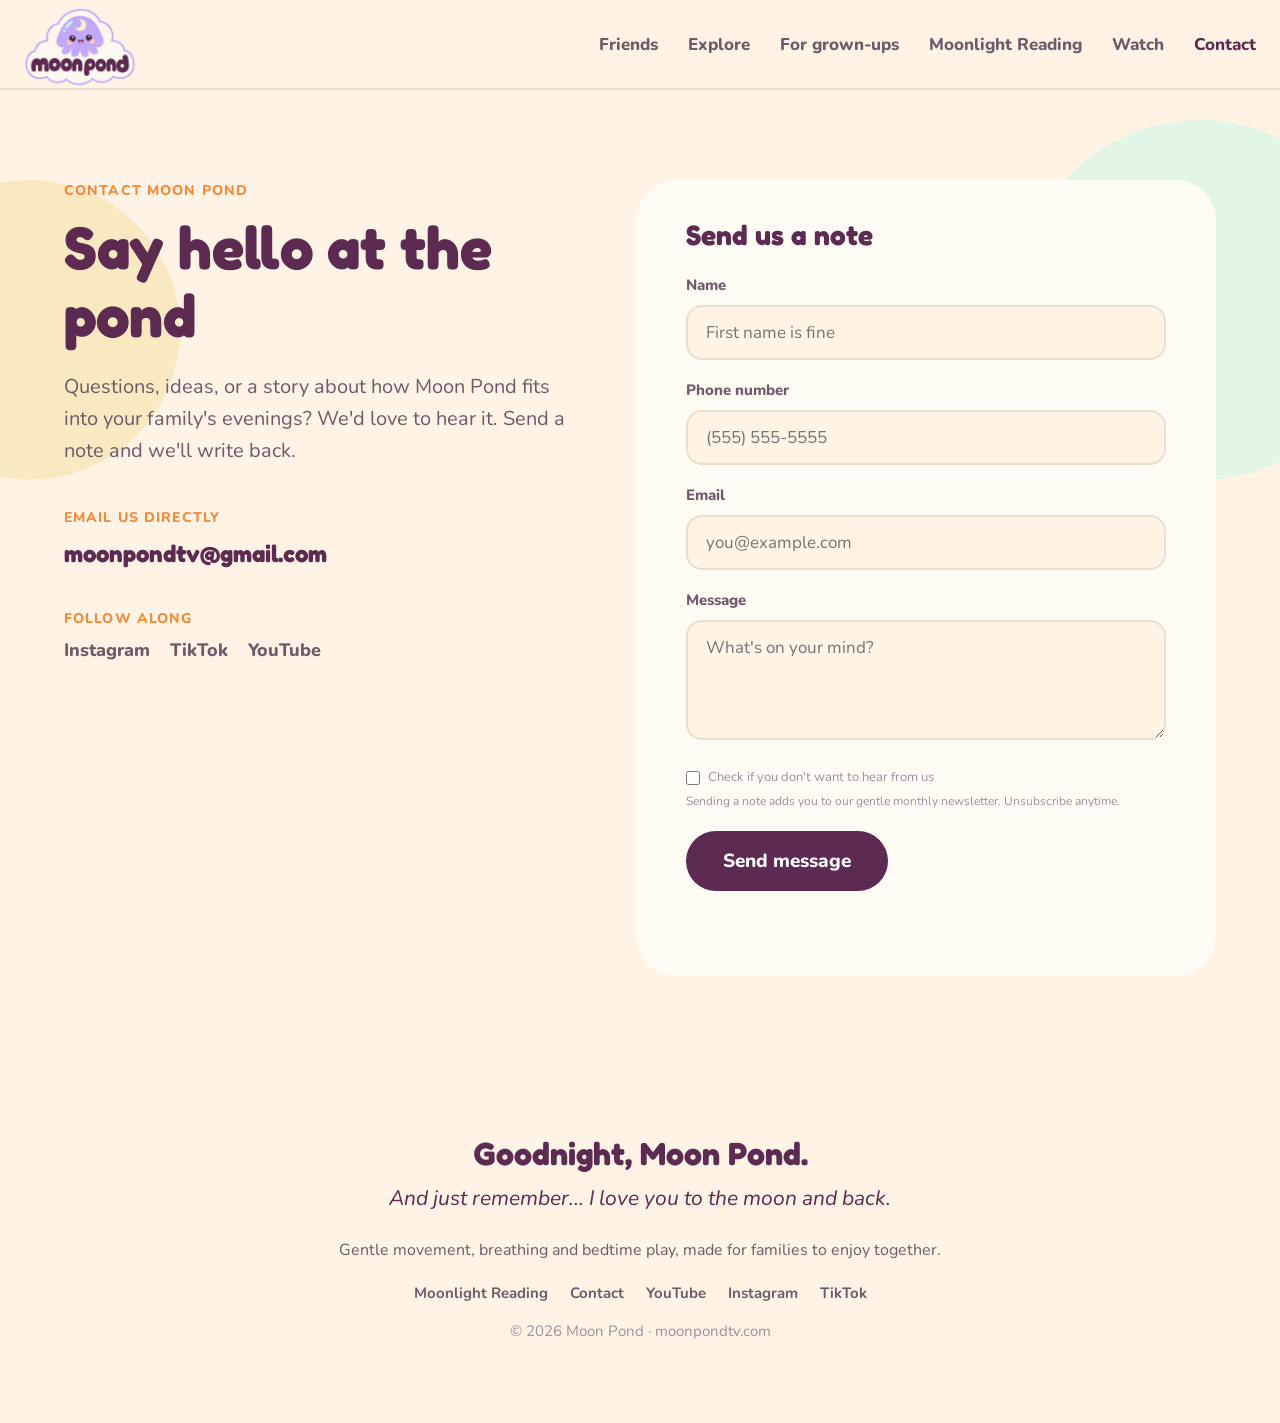
<file: contact/index.html>
<!doctype html>
<html lang="en">
<head>
<meta charset="utf-8">
<meta name="viewport" content="width=device-width, initial-scale=1">
<title>Contact Moon Pond</title>
<meta name="description" content="Say hello at the pond, or join the Moon Pond newsletter.">
<meta property="og:title" content="Contact Moon Pond">
<meta property="og:description" content="Say hello at the pond, or join the Moon Pond newsletter.">
<meta property="og:image" content="https://moonpondtv.com/img/logo.webp">
<meta property="og:url" content="https://moonpondtv.com/contact/">
<meta name="theme-color" content="#FEF3E4">
<link rel="icon" type="image/png" href="/img/luma.webp">
<link rel="preconnect" href="https://fonts.googleapis.com"><link rel="preconnect" href="https://fonts.gstatic.com" crossorigin><link href="https://fonts.googleapis.com/css2?family=Fredoka:wght@500;600;700&family=Nunito:wght@400;600;700;800&display=swap" rel="stylesheet">
<link rel="stylesheet" href="/styles.css">
</head>
<body>
<header class="nav"><div class="wrap">
<a class="logo" href="/" aria-label="Moon Pond home"><img src="/img/logo.webp" alt="Moon Pond" width="112" height="112"></a>
<button class="nav-toggle" aria-label="Menu" aria-expanded="false" onclick="const u=document.getElementById('menu');u.classList.toggle('open');this.setAttribute('aria-expanded',u.classList.contains('open'))"><svg viewBox="0 0 24 24" fill="none" stroke="currentColor" stroke-width="2.4" stroke-linecap="round"><path d="M4 7h16M4 12h16M4 17h16"/></svg></button>
<ul id="menu"><li><a href="/#friends">Friends</a></li><li><a href="/#moon-pond-kids">Explore</a></li><li><a href="/#for-grown-ups">For grown-ups</a></li><li><a href="/moonlight-reading/">Moonlight Reading</a></li><li><a href="/#watch">Watch</a></li><li><a href="/contact/" aria-current="page">Contact</a></li></ul>
</div></header>
<main>
<section class="contact-top" style="position:relative;overflow:hidden">
  <span class="blob" style="width:300px;height:300px;left:-120px;top:90px;background:#F8E3A8;opacity:.6"></span>
  <span class="blob" style="width:360px;height:360px;right:-100px;top:30px;background:#AEF6EA;opacity:.35"></span>
  <div class="wrap" style="position:relative">
    <div>
      <span class="eyebrow">Contact Moon Pond</span>
      <h1>Say hello at the pond</h1>
      <p class="intro">Questions, ideas, or a story about how Moon Pond fits into your family's evenings? We'd love to hear it. Send a note and we'll write back.</p>
      <span class="label">EMAIL US DIRECTLY</span>
      <a class="email-link" href="mailto:moonpondtv@gmail.com">moonpondtv@gmail.com</a>
      <span class="label">FOLLOW ALONG</span>
      <div class="social"><a href="https://www.instagram.com/moonpondtv" target="_blank" rel="noopener">Instagram</a><a href="https://www.tiktok.com/@moonpondtv" target="_blank" rel="noopener">TikTok</a><a href="https://www.youtube.com/@MoonPondKids" target="_blank" rel="noopener">YouTube</a></div>
    </div>
    <form class="form-card" id="contact-form">
      <h2>Send us a note</h2>
      <div class="field"><label for="c-name">Name</label><input id="c-name" name="name" autocomplete="name" placeholder="First name is fine" required></div>
      <div class="field"><label for="c-phone">Phone number</label><input id="c-phone" name="phone" type="tel" autocomplete="tel" placeholder="(555) 555-5555"></div>
      <div class="field"><label for="c-email">Email</label><input id="c-email" name="email" type="email" autocomplete="email" placeholder="you@example.com" required></div>
      <div class="field"><label for="c-msg">Message</label><textarea id="c-msg" name="message" placeholder="What's on your mind?" required></textarea></div>
      <label class="optout"><input type="checkbox" name="no_newsletter" value="yes"> Check if you don't want to hear from us</label>
      <p class="fine">Sending a note adds you to our gentle monthly newsletter. Unsubscribe anytime.</p>
      <button class="btn btn-plum" type="submit">Send message</button>
      <p class="form-msg" role="status"></p>
    </form>
  </div>
</section>



<script>
/* ---- Form settings ----
   CONTACT_ENDPOINT: paste your Formspree form URL (https://formspree.io/f/xxxxxx) to send notes straight to your inbox.
   Every note includes newsletter = yes/no (yes unless the visitor ticked the opt-out box).
   Until an endpoint is set, the form opens the visitor's email app addressed to Moon Pond. */
const CONTACT_ENDPOINT = "https://formspree.io/f/xyezlknl";
const INBOX = "moonpondtv@gmail.com";
document.getElementById("contact-form").addEventListener("submit", async e=>{
  e.preventDefault(); const f=e.target, msg=f.querySelector(".form-msg"), d=new FormData(f);
  const newsletter = d.get("no_newsletter") ? "no" : "yes";
  d.delete("no_newsletter"); d.set("newsletter", newsletter);
  if(CONTACT_ENDPOINT){
    try{
      const r=await fetch(CONTACT_ENDPOINT,{method:"POST",headers:{"Accept":"application/json"},body:d});
      if(!r.ok) throw new Error("send failed");
      f.reset(); msg.textContent="Thank you! Your note floated over to the pond. We'll write back soon.";
    }catch(err){ msg.textContent="Hmm, that didn't send. You can email us at "+INBOX+"."; }
  } else {
    const body=[d.get("message"),"","Name: "+d.get("name"),"Phone: "+(d.get("phone")||"-"),"Email: "+d.get("email"),"Newsletter: "+newsletter].join("\n");
    location.href="mailto:"+INBOX+"?subject="+encodeURIComponent("Hello from "+d.get("name"))+"&body="+encodeURIComponent(body);
    msg.textContent="Opening your email app...";
  }
});
</script>
</main>
<footer class="footer"><div class="wrap">
<p class="gn fredoka">Goodnight, Moon Pond.</p>
<p class="love">And just remember... I love you to the moon and back.</p>
<p>Gentle movement, breathing and bedtime play, made for families to enjoy together.</p>
<nav><a href="/moonlight-reading/">Moonlight Reading</a><a href="/contact/">Contact</a><a href="https://www.youtube.com/@MoonPondKids" target="_blank" rel="noopener">YouTube</a><a href="https://www.instagram.com/moonpondtv" target="_blank" rel="noopener">Instagram</a><a href="https://www.tiktok.com/@moonpondtv" target="_blank" rel="noopener">TikTok</a></nav>
<small>&copy; 2026 Moon Pond &middot; moonpondtv.com</small>
</div></footer>
</body>
</html>
</file>
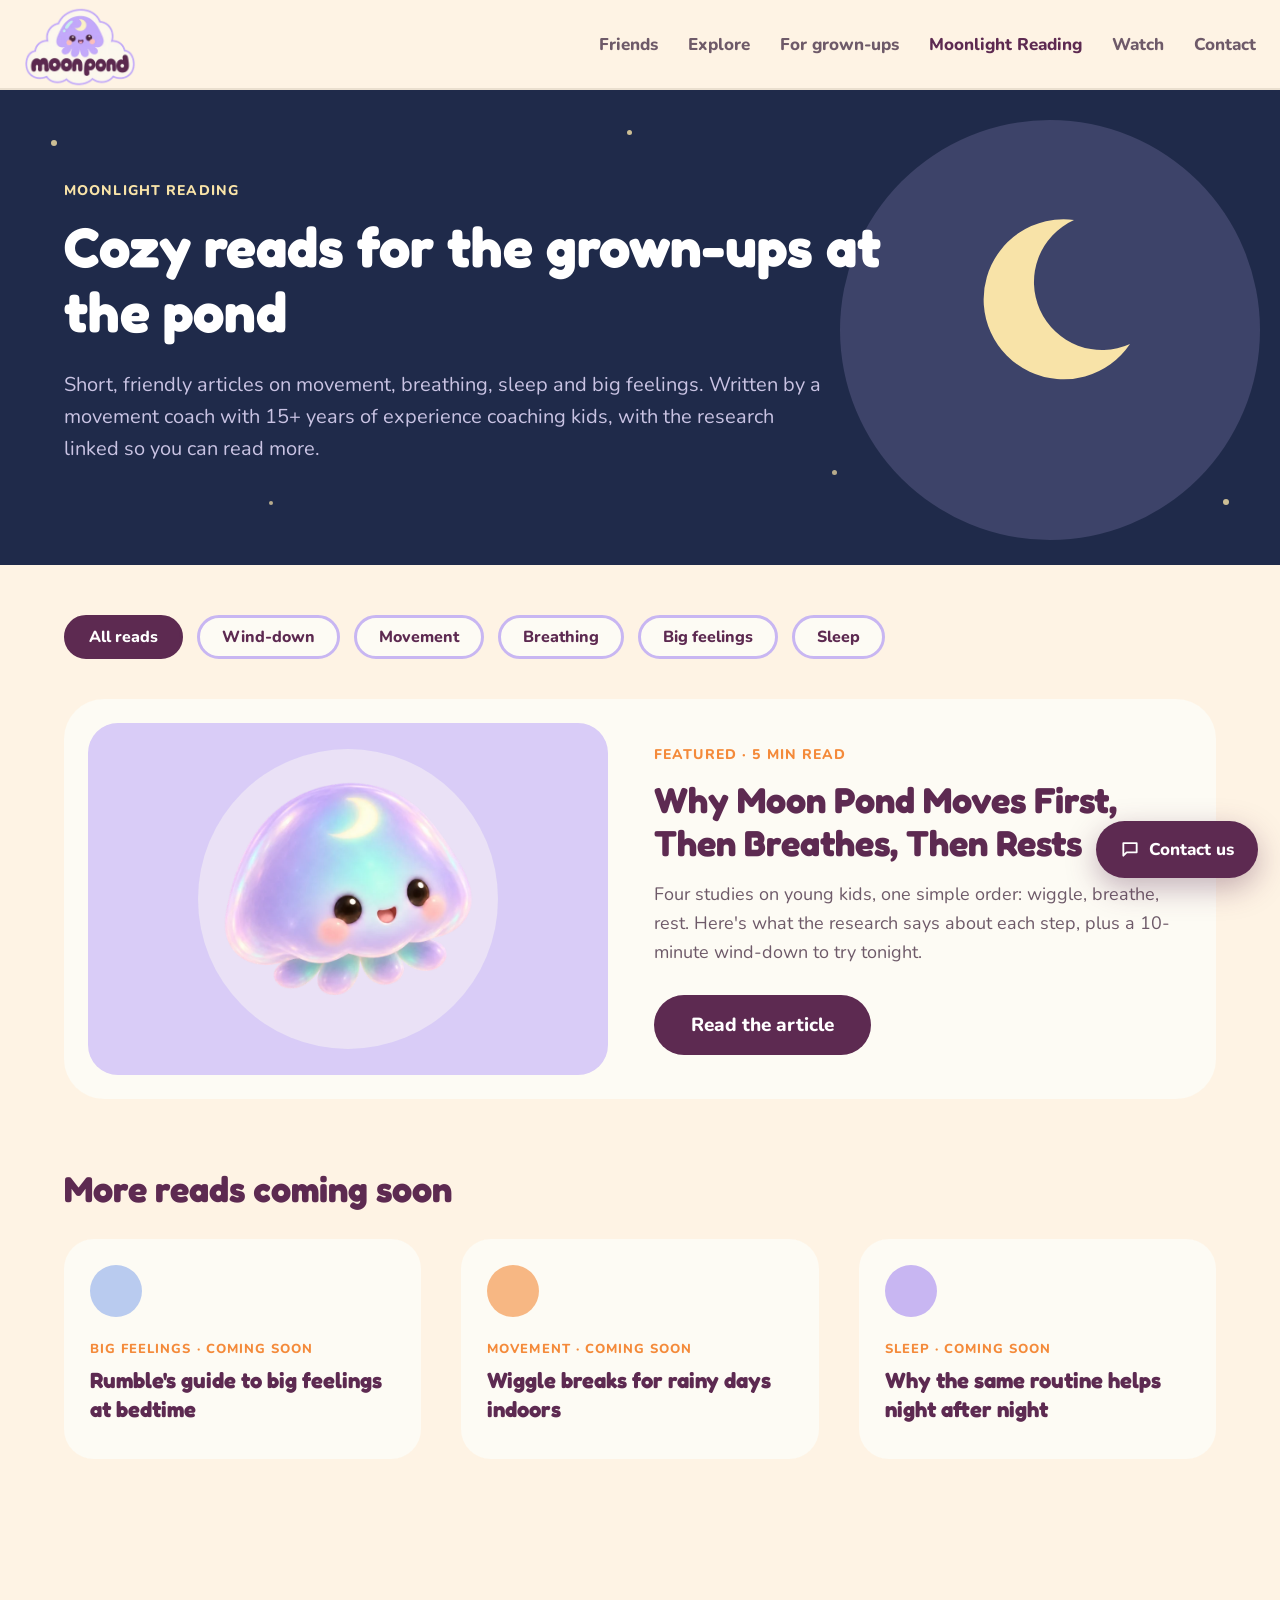
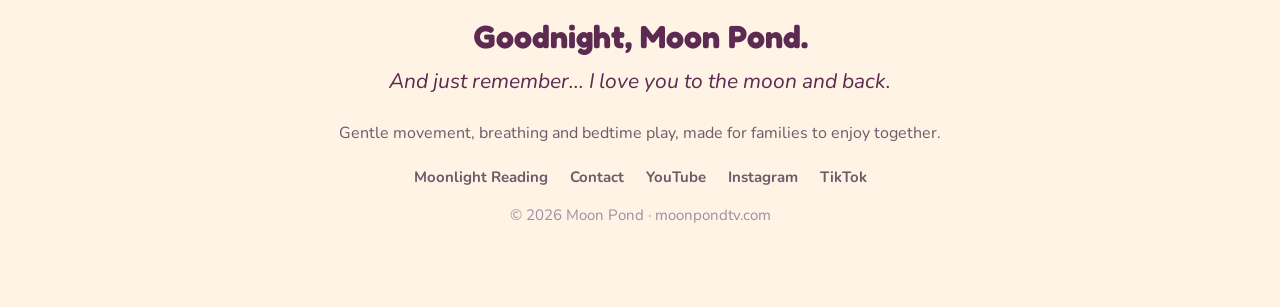
<file: moonlight-reading/index.html>
<!doctype html>
<html lang="en">
<head>
<meta charset="utf-8">
<meta name="viewport" content="width=device-width, initial-scale=1">
<title>Moonlight Reading | Moon Pond</title>
<meta name="description" content="Cozy reads for the grown-ups at the pond: movement, breathing, sleep and big feelings, with the research linked.">
<meta property="og:title" content="Moonlight Reading | Moon Pond">
<meta property="og:description" content="Cozy reads for the grown-ups at the pond: movement, breathing, sleep and big feelings, with the research linked.">
<meta property="og:image" content="https://moonpondtv.com/img/logo.webp">
<meta property="og:url" content="https://moonpondtv.com/moonlight-reading/">
<meta name="theme-color" content="#FEF3E4">
<link rel="icon" type="image/png" href="/img/luma.webp">
<link rel="preconnect" href="https://fonts.googleapis.com"><link rel="preconnect" href="https://fonts.gstatic.com" crossorigin><link href="https://fonts.googleapis.com/css2?family=Fredoka:wght@500;600;700&family=Nunito:wght@400;600;700;800&display=swap" rel="stylesheet">
<link rel="stylesheet" href="/styles.css">
</head>
<body>
<header class="nav"><div class="wrap">
<a class="logo" href="/" aria-label="Moon Pond home"><img src="/img/logo.webp" alt="Moon Pond" width="112" height="112"></a>
<button class="nav-toggle" aria-label="Menu" aria-expanded="false" onclick="const u=document.getElementById('menu');u.classList.toggle('open');this.setAttribute('aria-expanded',u.classList.contains('open'))"><svg viewBox="0 0 24 24" fill="none" stroke="currentColor" stroke-width="2.4" stroke-linecap="round"><path d="M4 7h16M4 12h16M4 17h16"/></svg></button>
<ul id="menu"><li><a href="/#friends">Friends</a></li><li><a href="/#moon-pond-kids">Explore</a></li><li><a href="/#for-grown-ups">For grown-ups</a></li><li><a href="/moonlight-reading/" aria-current="page">Moonlight Reading</a></li><li><a href="/#watch">Watch</a></li><li><a href="/contact/">Contact</a></li></ul>
</div></header>
<main>
<section class="night-hero">
  <span class="glow" aria-hidden="true"></span>
  <svg class="crescent" viewBox="0 0 100 100" aria-hidden="true"><path d="M62 10 A40 40 0 1 0 90 72 A32 32 0 1 1 62 10 Z" fill="#F8E3A8"/></svg>
  <span class="star-dot" style="width:6px;height:6px;left:4%;top:50px;opacity:.8"></span>
  <span class="star-dot" style="width:4px;height:4px;left:21%;bottom:60px;opacity:.7"></span>
  <span class="star-dot" style="width:5px;height:5px;left:49%;top:40px;opacity:.8"></span>
  <span class="star-dot" style="width:5px;height:5px;left:65%;bottom:90px;opacity:.7"></span>
  <span class="star-dot" style="width:6px;height:6px;right:4%;bottom:60px;opacity:.8"></span>
  <div class="wrap" style="position:relative">
    <span class="eyebrow">Moonlight Reading</span>
    <h1>Cozy reads for the grown-ups at the pond</h1>
    <p>Short, friendly articles on movement, breathing, sleep and big feelings. Written by a movement coach with 15+ years of experience coaching kids, with the research linked so you can read more.</p>
  </div>
</section>

<section style="padding-top:10px">
  <div class="wrap">
    <div class="chips" role="group" aria-label="Filter articles by topic">
      <button class="chip on" data-f="all">All reads</button>
      <button class="chip" data-f="wind-down">Wind-down</button>
      <button class="chip" data-f="movement">Movement</button>
      <button class="chip" data-f="breathing">Breathing</button>
      <button class="chip" data-f="big-feelings">Big feelings</button>
      <button class="chip" data-f="sleep">Sleep</button>
    </div>

    <a class="feature" href="/moonlight-reading/move-breathe-rest/" data-tags="wind-down movement breathing sleep">
      <div class="art"><img src="/img/luma.webp" alt="Luma the moon jelly" loading="lazy"></div>
      <div>
        <span class="eyebrow">Featured &middot; 5 min read</span>
        <h2>Why Moon Pond Moves First, Then Breathes, Then Rests</h2>
        <p>Four studies on young kids, one simple order: wiggle, breathe, rest. Here's what the research says about each step, plus a 10-minute wind-down to try tonight.</p>
        <span class="btn btn-plum">Read the article</span>
      </div>
    </a>

    <h2 style="font-size:36px;margin:70px 0 30px">More reads coming soon</h2>
    <div class="soon-grid">
      <div class="soon" data-tags="big-feelings"><div class="dot" style="background:#B9CBEF"></div><p class="step">Big feelings &middot; Coming soon</p><h3>Rumble's guide to big feelings at bedtime</h3></div>
      <div class="soon" data-tags="movement"><div class="dot" style="background:#F48A3A;opacity:.6"></div><p class="step">Movement &middot; Coming soon</p><h3>Wiggle breaks for rainy days indoors</h3></div>
      <div class="soon" data-tags="sleep wind-down"><div class="dot" style="background:#C8B6F2"></div><p class="step">Sleep &middot; Coming soon</p><h3>Why the same routine helps night after night</h3></div>
    </div>
  </div>
</section>
<script>
document.querySelectorAll('.chip').forEach(c=>c.addEventListener('click',()=>{
  document.querySelectorAll('.chip').forEach(x=>x.classList.toggle('on',x===c));
  const f=c.dataset.f;
  document.querySelectorAll('[data-tags]').forEach(el=>{el.style.display=(f==='all'||el.dataset.tags.split(' ').includes(f))?'':'none'});
}));
</script>
</main>
<footer class="footer"><div class="wrap">
<p class="gn fredoka">Goodnight, Moon Pond.</p>
<p class="love">And just remember... I love you to the moon and back.</p>
<p>Gentle movement, breathing and bedtime play, made for families to enjoy together.</p>
<nav><a href="/moonlight-reading/">Moonlight Reading</a><a href="/contact/">Contact</a><a href="https://www.youtube.com/@MoonPondKids" target="_blank" rel="noopener">YouTube</a><a href="https://www.instagram.com/moonpondtv" target="_blank" rel="noopener">Instagram</a><a href="https://www.tiktok.com/@moonpondtv" target="_blank" rel="noopener">TikTok</a></nav>
<small>&copy; 2026 Moon Pond &middot; moonpondtv.com</small>
</div></footer>
<a class="float-contact" href="/contact/" aria-label="Contact us"><svg viewBox="0 0 24 24" width="20" height="20" fill="none" stroke="currentColor" stroke-width="2.2" stroke-linecap="round" stroke-linejoin="round" aria-hidden="true"><path d="M4 5h16v11H8l-4 4z"/></svg>Contact us</a>
</body>
</html>
</file>
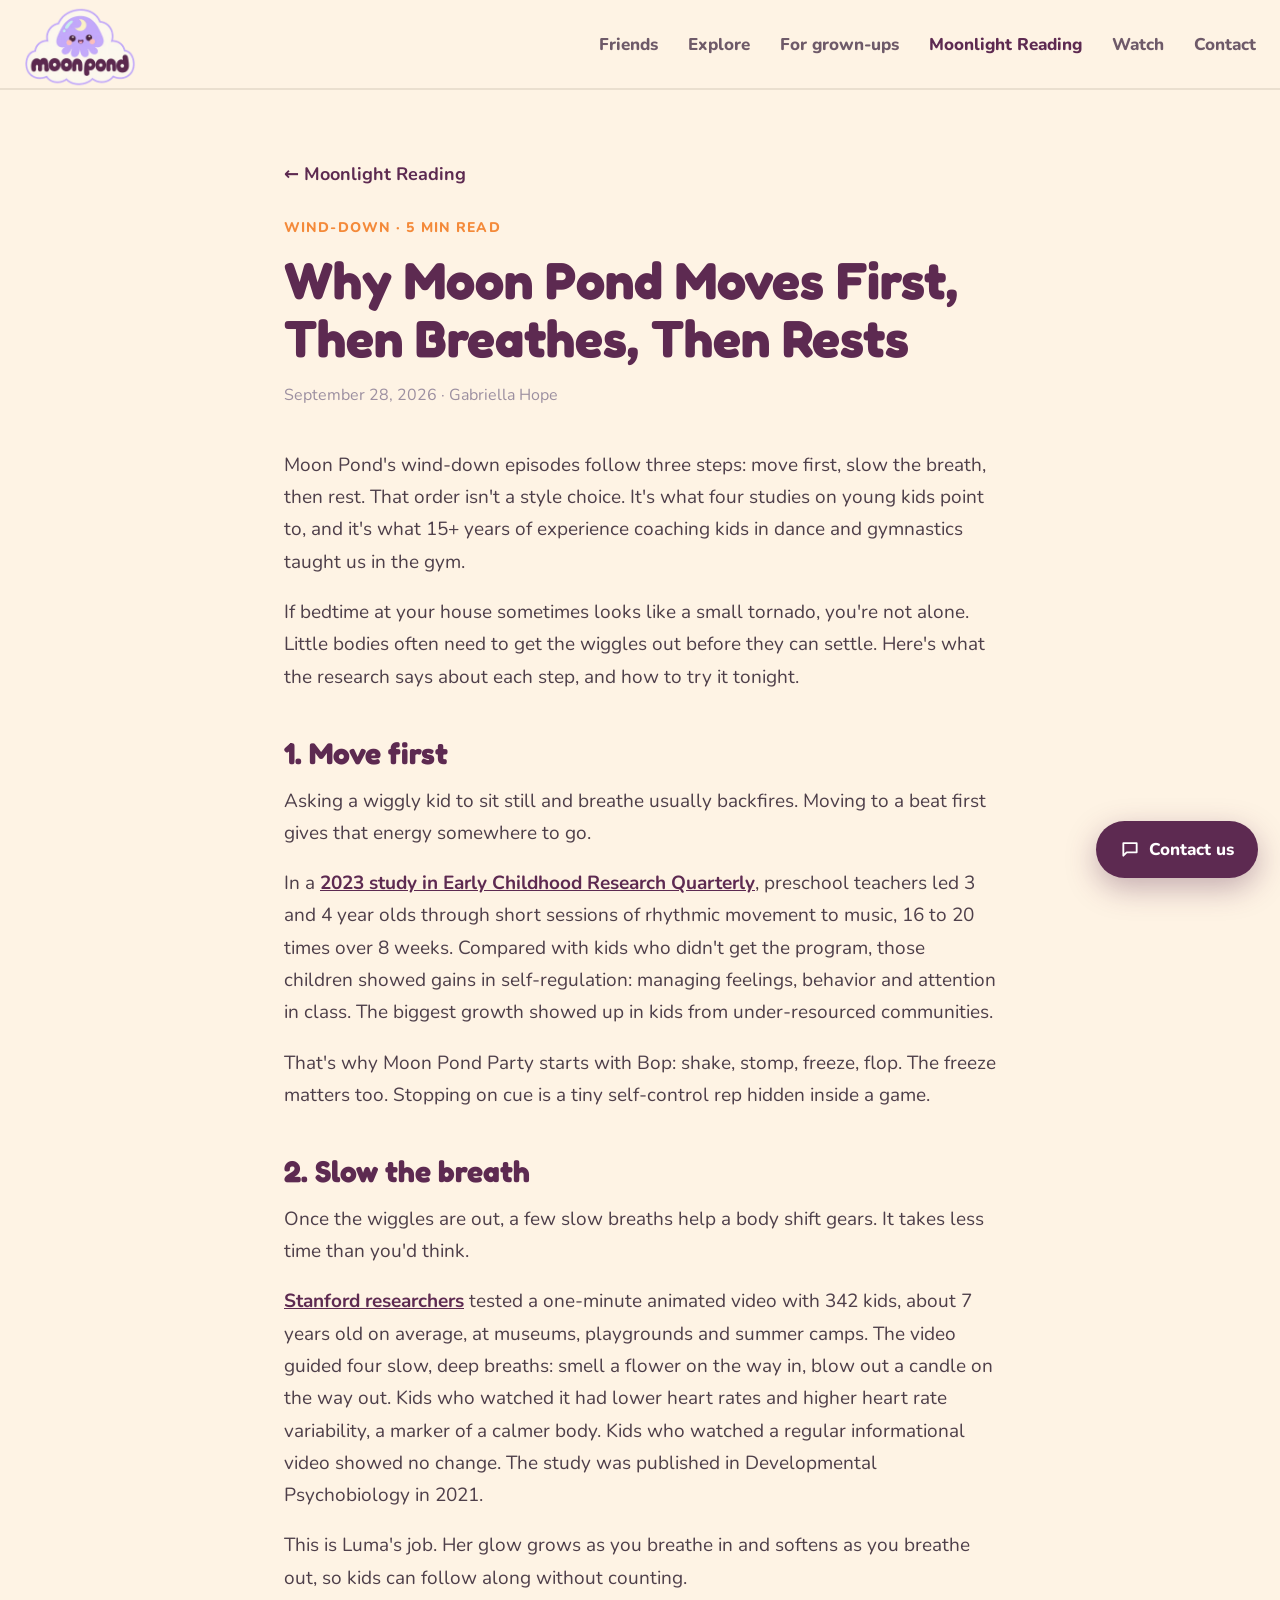
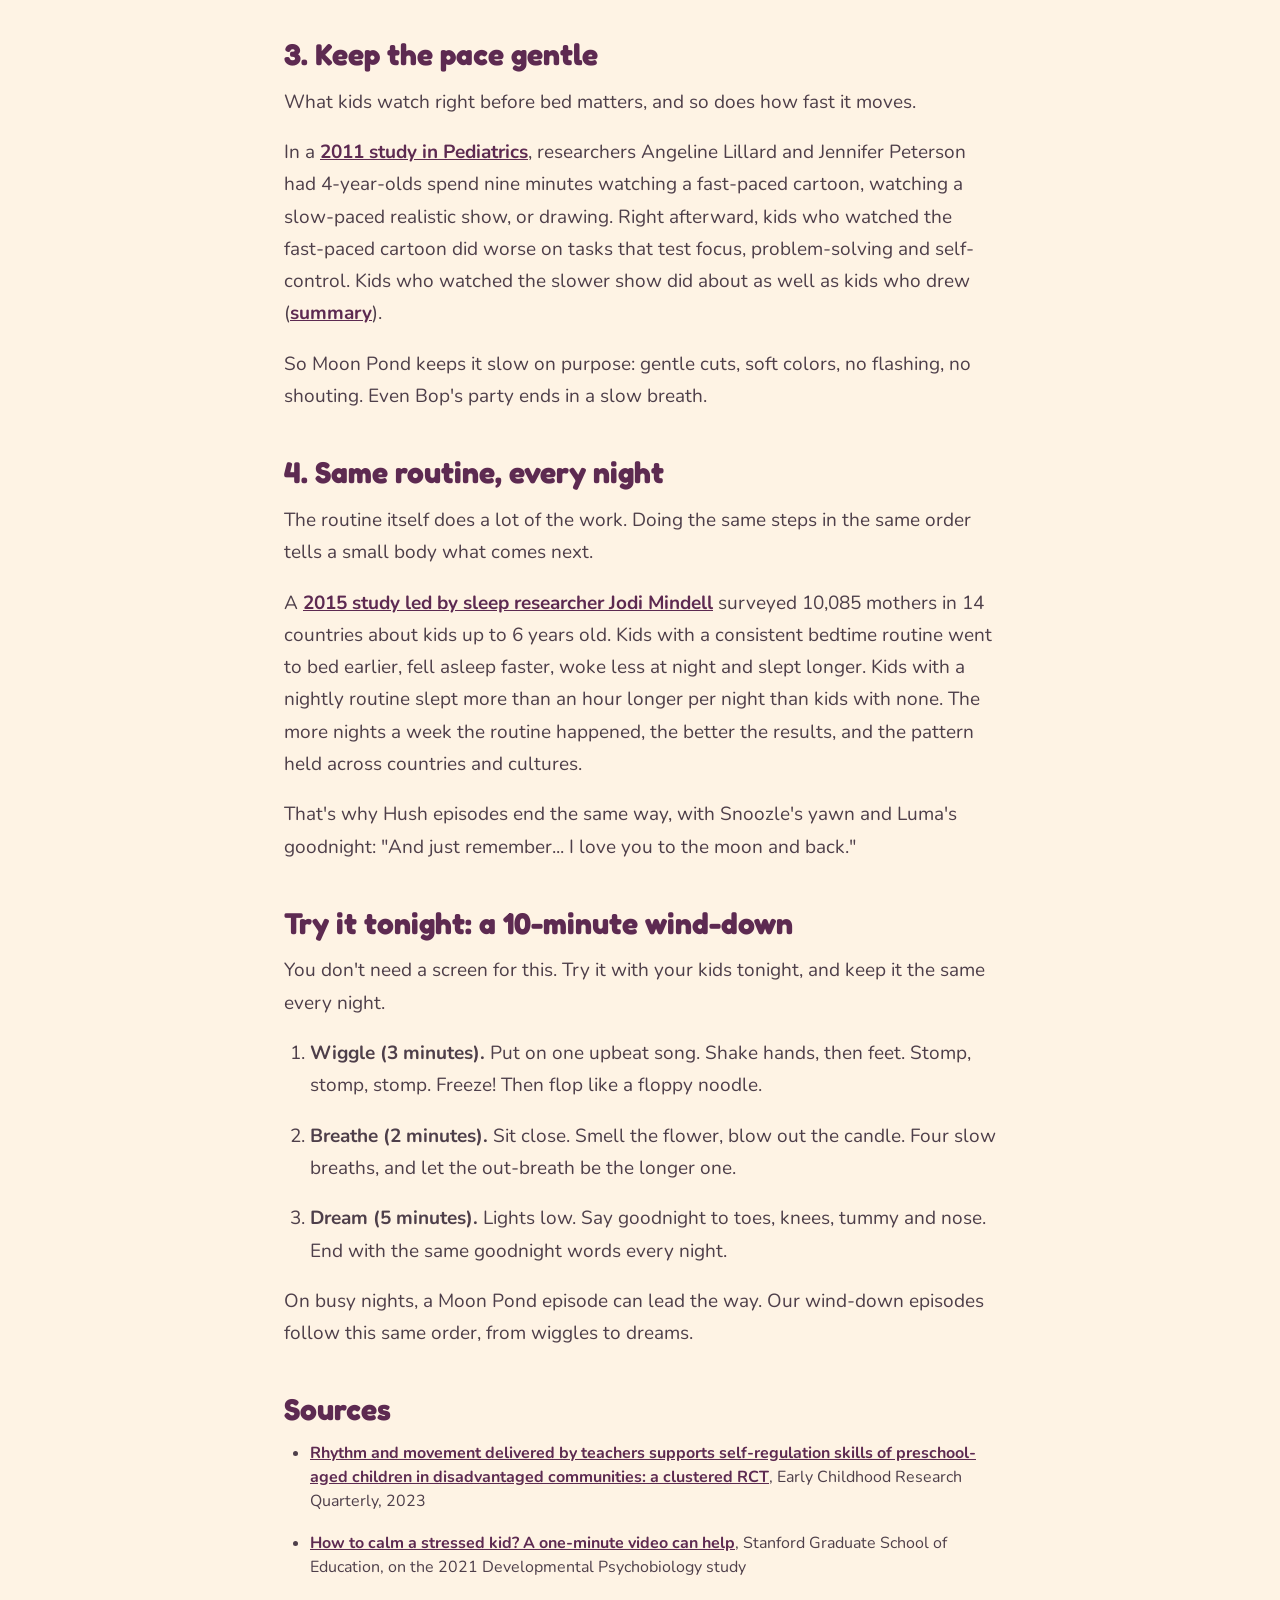
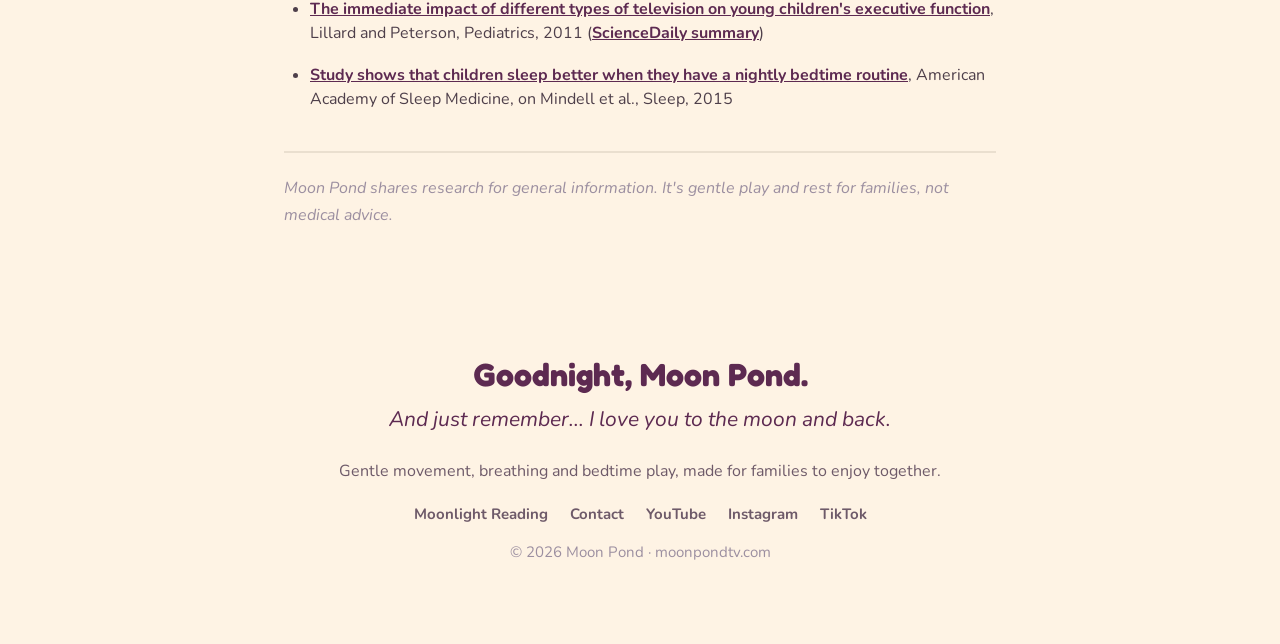
<file: moonlight-reading/move-breathe-rest/index.html>
<!doctype html>
<html lang="en">
<head>
<meta charset="utf-8">
<meta name="viewport" content="width=device-width, initial-scale=1">
<title>Why Moon Pond Moves First, Then Breathes, Then Rests | Moonlight Reading</title>
<meta name="description" content="Four studies on young kids, one simple order: wiggle, breathe, rest. Plus a 10-minute wind-down to try tonight.">
<meta property="og:title" content="Why Moon Pond Moves First, Then Breathes, Then Rests | Moonlight Reading">
<meta property="og:description" content="Four studies on young kids, one simple order: wiggle, breathe, rest. Plus a 10-minute wind-down to try tonight.">
<meta property="og:image" content="https://moonpondtv.com/img/logo.webp">
<meta property="og:url" content="https://moonpondtv.com/moonlight-reading/move-breathe-rest/">
<meta name="theme-color" content="#FEF3E4">
<link rel="icon" type="image/png" href="/img/luma.webp">
<link rel="preconnect" href="https://fonts.googleapis.com"><link rel="preconnect" href="https://fonts.gstatic.com" crossorigin><link href="https://fonts.googleapis.com/css2?family=Fredoka:wght@500;600;700&family=Nunito:wght@400;600;700;800&display=swap" rel="stylesheet">
<link rel="stylesheet" href="/styles.css">
</head>
<body>
<header class="nav"><div class="wrap">
<a class="logo" href="/" aria-label="Moon Pond home"><img src="/img/logo.webp" alt="Moon Pond" width="112" height="112"></a>
<button class="nav-toggle" aria-label="Menu" aria-expanded="false" onclick="const u=document.getElementById('menu');u.classList.toggle('open');this.setAttribute('aria-expanded',u.classList.contains('open'))"><svg viewBox="0 0 24 24" fill="none" stroke="currentColor" stroke-width="2.4" stroke-linecap="round"><path d="M4 7h16M4 12h16M4 17h16"/></svg></button>
<ul id="menu"><li><a href="/#friends">Friends</a></li><li><a href="/#moon-pond-kids">Explore</a></li><li><a href="/#for-grown-ups">For grown-ups</a></li><li><a href="/moonlight-reading/" aria-current="page">Moonlight Reading</a></li><li><a href="/#watch">Watch</a></li><li><a href="/contact/">Contact</a></li></ul>
</div></header>
<main>
<article class="article">
  <a class="back" href="/moonlight-reading/">&larr; Moonlight Reading</a>
  <span class="eyebrow">Wind-down &middot; 5 min read</span>
  <h1>Why Moon Pond Moves First, Then Breathes, Then Rests</h1>
  <p class="meta">September 28, 2026 &middot; Gabriella Hope</p>

  <p>Moon Pond's wind-down episodes follow three steps: move first, slow the breath, then rest. That order isn't a style choice. It's what four studies on young kids point to, and it's what 15+ years of experience coaching kids in dance and gymnastics taught us in the gym.</p>
  <p>If bedtime at your house sometimes looks like a small tornado, you're not alone. Little bodies often need to get the wiggles out before they can settle. Here's what the research says about each step, and how to try it tonight.</p>

  <h2>1. Move first</h2>
  <p>Asking a wiggly kid to sit still and breathe usually backfires. Moving to a beat first gives that energy somewhere to go.</p>
  <p>In a <a href="https://www.sciencedirect.com/science/article/pii/S0885200623000704">2023 study in Early Childhood Research Quarterly</a>, preschool teachers led 3 and 4 year olds through short sessions of rhythmic movement to music, 16 to 20 times over 8 weeks. Compared with kids who didn't get the program, those children showed gains in self-regulation: managing feelings, behavior and attention in class. The biggest growth showed up in kids from under-resourced communities.</p>
  <p>That's why Moon Pond Party starts with Bop: shake, stomp, freeze, flop. The freeze matters too. Stopping on cue is a tiny self-control rep hidden inside a game.</p>

  <h2>2. Slow the breath</h2>
  <p>Once the wiggles are out, a few slow breaths help a body shift gears. It takes less time than you'd think.</p>
  <p><a href="https://ed.stanford.edu/news/how-calm-stressed-kid-one-minute-video-can-help-according-stanford-researchers">Stanford researchers</a> tested a one-minute animated video with 342 kids, about 7 years old on average, at museums, playgrounds and summer camps. The video guided four slow, deep breaths: smell a flower on the way in, blow out a candle on the way out. Kids who watched it had lower heart rates and higher heart rate variability, a marker of a calmer body. Kids who watched a regular informational video showed no change. The study was published in Developmental Psychobiology in 2021.</p>
  <p>This is Luma's job. Her glow grows as you breathe in and softens as you breathe out, so kids can follow along without counting.</p>

  <h2>3. Keep the pace gentle</h2>
  <p>What kids watch right before bed matters, and so does how fast it moves.</p>
  <p>In a <a href="https://publications.aap.org/pediatrics/article/128/4/644/30711/The-Immediate-Impact-of-Different-Types-of">2011 study in Pediatrics</a>, researchers Angeline Lillard and Jennifer Peterson had 4-year-olds spend nine minutes watching a fast-paced cartoon, watching a slow-paced realistic show, or drawing. Right afterward, kids who watched the fast-paced cartoon did worse on tasks that test focus, problem-solving and self-control. Kids who watched the slower show did about as well as kids who drew (<a href="https://www.sciencedaily.com/releases/2011/09/110912075658.htm">summary</a>).</p>
  <p>So Moon Pond keeps it slow on purpose: gentle cuts, soft colors, no flashing, no shouting. Even Bop's party ends in a slow breath.</p>

  <h2>4. Same routine, every night</h2>
  <p>The routine itself does a lot of the work. Doing the same steps in the same order tells a small body what comes next.</p>
  <p>A <a href="https://aasm.org/study-shows-that-children-sleep-better-when-they-have-a-nightly-bedtime-routine/">2015 study led by sleep researcher Jodi Mindell</a> surveyed 10,085 mothers in 14 countries about kids up to 6 years old. Kids with a consistent bedtime routine went to bed earlier, fell asleep faster, woke less at night and slept longer. Kids with a nightly routine slept more than an hour longer per night than kids with none. The more nights a week the routine happened, the better the results, and the pattern held across countries and cultures.</p>
  <p>That's why Hush episodes end the same way, with Snoozle's yawn and Luma's goodnight: "And just remember... I love you to the moon and back."</p>

  <h2>Try it tonight: a 10-minute wind-down</h2>
  <p>You don't need a screen for this. Try it with your kids tonight, and keep it the same every night.</p>
  <ol>
    <li><strong>Wiggle (3 minutes).</strong> Put on one upbeat song. Shake hands, then feet. Stomp, stomp, stomp. Freeze! Then flop like a floppy noodle.</li>
    <li><strong>Breathe (2 minutes).</strong> Sit close. Smell the flower, blow out the candle. Four slow breaths, and let the out-breath be the longer one.</li>
    <li><strong>Dream (5 minutes).</strong> Lights low. Say goodnight to toes, knees, tummy and nose. End with the same goodnight words every night.</li>
  </ol>
  <p>On busy nights, a Moon Pond episode can lead the way. Our wind-down episodes follow this same order, from wiggles to dreams.</p>

  <h2>Sources</h2>
  <ul class="sources">
    <li><a href="https://www.sciencedirect.com/science/article/pii/S0885200623000704">Rhythm and movement delivered by teachers supports self-regulation skills of preschool-aged children in disadvantaged communities: a clustered RCT</a>, Early Childhood Research Quarterly, 2023</li>
    <li><a href="https://ed.stanford.edu/news/how-calm-stressed-kid-one-minute-video-can-help-according-stanford-researchers">How to calm a stressed kid? A one-minute video can help</a>, Stanford Graduate School of Education, on the 2021 Developmental Psychobiology study</li>
    <li><a href="https://publications.aap.org/pediatrics/article/128/4/644/30711/The-Immediate-Impact-of-Different-Types-of">The immediate impact of different types of television on young children's executive function</a>, Lillard and Peterson, Pediatrics, 2011 (<a href="https://www.sciencedaily.com/releases/2011/09/110912075658.htm">ScienceDaily summary</a>)</li>
    <li><a href="https://aasm.org/study-shows-that-children-sleep-better-when-they-have-a-nightly-bedtime-routine/">Study shows that children sleep better when they have a nightly bedtime routine</a>, American Academy of Sleep Medicine, on Mindell et al., Sleep, 2015</li>
  </ul>
  <p class="note">Moon Pond shares research for general information. It's gentle play and rest for families, not medical advice.</p>
</article>
</main>
<footer class="footer"><div class="wrap">
<p class="gn fredoka">Goodnight, Moon Pond.</p>
<p class="love">And just remember... I love you to the moon and back.</p>
<p>Gentle movement, breathing and bedtime play, made for families to enjoy together.</p>
<nav><a href="/moonlight-reading/">Moonlight Reading</a><a href="/contact/">Contact</a><a href="https://www.youtube.com/@MoonPondKids" target="_blank" rel="noopener">YouTube</a><a href="https://www.instagram.com/moonpondtv" target="_blank" rel="noopener">Instagram</a><a href="https://www.tiktok.com/@moonpondtv" target="_blank" rel="noopener">TikTok</a></nav>
<small>&copy; 2026 Moon Pond &middot; moonpondtv.com</small>
</div></footer>
<a class="float-contact" href="/contact/" aria-label="Contact us"><svg viewBox="0 0 24 24" width="20" height="20" fill="none" stroke="currentColor" stroke-width="2.2" stroke-linecap="round" stroke-linejoin="round" aria-hidden="true"><path d="M4 5h16v11H8l-4 4z"/></svg>Contact us</a>
</body>
</html>
</file>
<file: styles.css>
/* Moon Pond · moonpondtv.com */
:root{
  --cream:#FEF3E4; --card:#FDFBF4; --plum:#5D2A51; --ink:#6E5A69; --muted:#9C8FA0;
  --orange:#F48A3A; --indigo:#1F2A4A; --indigo-2:#2C3862; --lav:#C8B6F2; --lav-panel:#D9CCF7;
  --aqua:#AEF6EA; --gold:#F8E3A8; --line:#EADFCF; --night-text:#C9C3E3;
  --r-lg:40px; --r-md:30px;
  --wrap:1200px;
}
*{box-sizing:border-box;margin:0;padding:0}
html{scroll-behavior:smooth}
body{background:var(--cream);color:var(--ink);font-family:Nunito,system-ui,-apple-system,sans-serif;font-size:18px;line-height:1.6;-webkit-font-smoothing:antialiased;overflow-x:hidden}
img{max-width:100%;height:auto;display:block}
a{color:inherit}
h1,h2,h3,.fredoka{font-family:Fredoka,Nunito,sans-serif;color:var(--plum);line-height:1.12;font-weight:700}
.wrap{max-width:var(--wrap);margin:0 auto;padding:0 24px}
.eyebrow{display:block;font-weight:800;font-size:14px;letter-spacing:.08em;text-transform:uppercase;color:var(--orange);margin-bottom:12px}
.center{text-align:center}
.lede{font-size:20px;max-width:720px}
.center .lede{margin:0 auto}
@media (prefers-reduced-motion:reduce){*{animation:none!important;transition:none!important;scroll-behavior:auto!important}}

/* Nav */
.nav{position:sticky;top:0;z-index:50;background:rgba(254,243,228,.94);backdrop-filter:blur(8px);border-bottom:2px solid var(--line)}
.nav .wrap{display:flex;align-items:center;justify-content:space-between;height:88px;max-width:1340px}
.nav .logo img{width:112px;height:auto;margin-top:6px}
.nav ul{display:flex;gap:30px;list-style:none;align-items:center}
.nav ul a{text-decoration:none;font-weight:800;font-size:17px;color:var(--ink);transition:color .2s}
.nav ul a:hover,.nav ul a[aria-current="page"]{color:var(--plum)}
.nav-toggle{display:none;background:none;border:0;width:44px;height:44px;cursor:pointer;color:var(--plum)}
.nav-toggle svg{width:28px;height:28px}
@media (max-width:1060px){
  .nav-toggle{display:block}
  .nav ul{position:absolute;top:88px;left:0;right:0;flex-direction:column;gap:0;background:var(--cream);border-bottom:2px solid var(--line);display:none;padding:8px 0 16px}
  .nav ul.open{display:flex}
  .nav ul a{display:block;padding:12px 24px;font-size:19px}
}

/* Buttons */
.btn{display:inline-flex;align-items:center;justify-content:center;min-height:60px;padding:0 34px;border-radius:999px;font-weight:800;font-size:19px;text-decoration:none;border:3px solid transparent;cursor:pointer;font-family:inherit;transition:transform .2s}
.btn:hover{transform:translateY(-2px)}
.btn-plum{background:var(--plum);color:#fff}
.btn-ghost{background:var(--card);color:var(--plum);border-color:var(--lav)}
.btns{display:flex;gap:18px;flex-wrap:wrap}

/* Hero */
.hero{position:relative;overflow:hidden;padding:90px 0 110px}
.blob{position:absolute;border-radius:50%;pointer-events:none}
.hero .wrap{display:grid;grid-template-columns:1.05fr 1fr;gap:48px;align-items:center;position:relative}
.hero h1{font-size:clamp(52px,7vw,88px);line-height:1.04;margin-bottom:22px}
.hero .tag{font-size:26px;margin-bottom:14px}
.hero p.desc{font-size:20px;max-width:600px;margin-bottom:34px}
.hero-art{position:relative;aspect-ratio:1;max-width:560px;width:100%;justify-self:end;background:var(--lav-panel);border-radius:48px;display:grid;place-items:center}
.hero-art::before{content:"";position:absolute;width:75%;aspect-ratio:1;border-radius:50%;background:rgba(253,251,244,.45)}
.hero-art img{position:relative;width:78%;animation:float 6s ease-in-out infinite}
@keyframes float{0%,100%{transform:translateY(0)}50%{transform:translateY(-12px)}}
@media (max-width:860px){.hero{padding:50px 0 70px}.hero .wrap{grid-template-columns:1fr}.hero-art{justify-self:center;max-width:420px}}

/* Sections */
section{padding:90px 0}
.section-head{margin-bottom:48px}
.section-head h2{font-size:clamp(34px,4.4vw,52px);margin-bottom:16px}

/* Friends */
.friends{background:var(--card)}
.friend-grid{display:grid;grid-template-columns:repeat(5,1fr);gap:15px}
.friend{background:var(--cream);border-radius:32px;padding:30px 18px 34px;text-align:center}
.friend .pic{width:160px;height:160px;margin:0 auto 22px;border-radius:50%;display:grid;place-items:center;overflow:visible}
.friend .pic img{width:108%;max-width:none}
.friend h3{font-size:28px;margin-bottom:6px}
.friend .role{color:var(--orange);font-weight:800;font-size:16px;margin-bottom:10px}
.friend p{font-size:16px;line-height:1.5}
@media (max-width:1100px){.friend-grid{grid-template-columns:repeat(3,1fr)}}
@media (max-width:700px){.friend-grid{grid-template-columns:repeat(2,1fr)}.friend .pic{width:120px;height:120px}}
@media (max-width:380px){.friend-grid{grid-template-columns:1fr}}

/* Explore intro */
.explore-intro{padding:70px 0 10px;position:relative}
.explore-intro .kids-logo{position:absolute;left:max(20px,calc(50% - 700px));top:10px;width:220px;transform:rotate(-11deg)}
.explore-intro h2{font-size:clamp(34px,4.6vw,52px);margin-bottom:16px}
@media (max-width:1100px){.explore-intro .kids-logo{position:static;transform:none;margin:0 auto 10px;width:170px}}

/* Routine */
.card-grid{display:grid;grid-template-columns:repeat(3,1fr);gap:30px}
.mood{position:relative;border-radius:36px;padding:36px 32px 34px;min-height:440px;display:flex;flex-direction:column;overflow:visible}
.mood .step{font-weight:800;font-size:14px;letter-spacing:.08em;text-transform:uppercase;margin-bottom:10px}
.mood h3{font-size:32px;margin-bottom:14px;color:inherit}
.mood p{font-size:19px;line-height:1.55;max-width:320px}
.mood .star{margin-top:auto;font-weight:800;font-size:17px;padding-top:120px;max-width:55%}
.mood img{position:absolute;right:-8px;bottom:-40px;width:210px}
.mood.wiggle{background:#FFE0C4;color:#6A3510}
.mood.breathe{background:#E4DAFA;color:#3F2D6B}
.mood.dream{background:#26325A;color:#EDE7FF}
.mood.dream h3{color:#fff}.mood.dream .step{color:var(--gold)}
.mood.dream .moon{position:absolute;top:30px;right:30px;width:56px;height:56px}
@media (max-width:980px){.card-grid{grid-template-columns:1fr;max-width:560px;margin:0 auto;gap:60px}}

/* Categories */
.cat{position:relative;border-radius:36px;padding:32px 32px 150px;min-height:330px;overflow:visible}
.cat .step{font-weight:800;font-size:14px;letter-spacing:.08em;text-transform:uppercase;margin-bottom:8px}
.cat h3{font-size:28px;margin-bottom:12px;color:inherit}
.cat p{font-size:18px;line-height:1.55}
.cat img{position:absolute;right:10px;bottom:-22px;width:170px}
.c-rumble{background:#DCE5F7;color:#2E3A66}.c-nibby{background:#E6EADB;color:#3F4A2E}.c-songs{background:#FCE1DC;color:#6B2F3A}
.c-story{background:#FBEFCB;color:#5C4413}.c-play{background:#D6F8F1;color:#1F5A52}.c-nights{background:#26325A;color:#EDE7FF}
.c-nights h3{color:#fff}.c-nights .step{color:var(--gold)}
.cat-grid{row-gap:50px}
.later{margin-top:56px;font-style:italic;font-size:17px}

/* Grown-ups */
.grownups .wrap{display:grid;grid-template-columns:1fr 1fr;gap:60px;align-items:start}
.grownups h2{font-size:clamp(36px,4.2vw,48px);margin-bottom:24px}
.grownups .intro p{font-size:20px;line-height:1.6;margin-bottom:32px}
.facts{display:grid;gap:15px}
.fact{background:var(--card);border-radius:26px;padding:22px 26px 22px 92px;position:relative;min-height:118px}
.fact .num{position:absolute;left:26px;top:28px;width:44px;height:44px;border-radius:50%;background:var(--aqua);color:var(--plum);font-weight:800;display:grid;place-items:center;font-size:20px}
.fact h3{font-size:21px;margin-bottom:4px}
.fact p{font-size:16px;line-height:1.45}
@media (max-width:900px){.grownups .wrap{grid-template-columns:1fr}}

/* Watch */
.watch{background:var(--indigo);color:var(--night-text);position:relative;overflow:hidden}
.watch h2{color:#fff}.watch .eyebrow{color:var(--gold)}
.watch .moon-big{position:absolute;right:8%;top:60px;width:110px}
.star-dot{position:absolute;border-radius:50%;background:var(--gold)}
.channels{display:grid;grid-template-columns:repeat(2,minmax(0,380px));gap:20px;justify-content:center;margin-top:10px}
.channel{background:var(--indigo-2);border:2px solid #4C4F82;border-radius:28px;padding:28px 30px;text-decoration:none;display:block;transition:transform .2s}
.channel:hover{transform:translateY(-3px)}
.channel h3{color:#fff;font-size:26px}
.channel .handle{color:var(--aqua);font-weight:800;margin:4px 0 10px}
.channel p{font-size:17px;line-height:1.5}
.pills{display:flex;gap:25px;justify-content:center;margin-top:50px;flex-wrap:wrap}
.pill{background:#333F68;color:#EDE7FF;text-decoration:none;font-weight:800;font-size:17px;min-width:150px;height:48px;border-radius:24px;display:grid;place-items:center;padding:0 22px}
@media (max-width:760px){.channels{grid-template-columns:1fr}}

/* Footer */
.footer{text-align:center;padding:70px 0 80px}
.footer .gn{font-size:32px;margin-bottom:10px}
.footer .love{font-style:italic;color:var(--plum);font-size:21px;margin-bottom:22px}
.footer p{font-size:16px}
.footer small{display:block;color:var(--muted);font-size:15px;margin-top:14px}
.footer nav{margin-top:18px;display:flex;gap:22px;justify-content:center;flex-wrap:wrap}
.footer nav a{font-weight:700;font-size:15px;text-decoration:none;color:var(--ink)}

/* Night banner (Moonlight Reading) */
.night-hero{background:var(--indigo);color:var(--night-text);position:relative;overflow:hidden;padding:90px 0 100px}
.night-hero h1{color:#fff;font-size:clamp(40px,5.4vw,56px);max-width:820px;margin-bottom:26px;line-height:1.15}
.night-hero .eyebrow{color:var(--gold)}
.night-hero p{font-size:20px;max-width:760px}
.night-hero .glow{position:absolute;right:20px;top:30px;width:420px;height:420px;border-radius:50%;background:rgba(200,182,242,.18)}
.night-hero .crescent{position:absolute;right:130px;top:110px;width:200px}
@media (max-width:900px){.night-hero .glow{width:240px;height:240px;right:-60px}.night-hero .crescent{width:110px;right:30px;top:40px}}

.chips{display:flex;gap:14px;flex-wrap:wrap;margin:40px 0}
.chip{border:3px solid var(--lav);background:var(--card);color:var(--plum);font-weight:800;font-size:16px;border-radius:22px;height:44px;padding:0 22px;cursor:pointer;font-family:inherit}
.chip.on{background:var(--plum);border-color:var(--plum);color:#fff}
.feature{background:var(--card);border-radius:var(--r-lg);padding:24px;display:grid;grid-template-columns:520px 1fr;gap:46px;align-items:center;text-decoration:none}
.feature .art{background:var(--lav-panel);border-radius:30px;height:352px;display:grid;place-items:center;position:relative}
.feature .art::before{content:"";position:absolute;width:300px;height:300px;border-radius:50%;background:rgba(253,251,244,.45)}
.feature .art img{position:relative;width:300px}
.feature h2{font-size:36px;line-height:1.2;margin:10px 0 16px}
.feature p{font-size:18px;margin-bottom:28px;max-width:560px}
@media (max-width:980px){.feature{grid-template-columns:1fr}.feature .art{height:300px}}
.soon-grid{display:grid;grid-template-columns:repeat(3,1fr);gap:40px}
.soon{background:var(--card);border-radius:var(--r-md);padding:26px 26px 34px;min-height:220px}
.soon .dot{width:52px;height:52px;border-radius:50%;margin-bottom:22px}
.soon .step{font-weight:800;font-size:13px;letter-spacing:.08em;text-transform:uppercase;color:var(--orange);margin-bottom:6px}
.soon h3{font-size:22px;line-height:1.3}
@media (max-width:900px){.soon-grid{grid-template-columns:1fr;gap:20px}}

/* Article */
.article{max-width:760px;margin:0 auto;padding:70px 24px 40px}
.article h1{font-size:clamp(36px,5vw,52px);margin-bottom:14px}
.article .meta{color:var(--muted);font-size:16px;margin-bottom:40px}
.article h2{font-size:30px;margin:44px 0 14px}
.article p,.article li{font-size:19px;line-height:1.7;margin-bottom:18px;color:#4E3F4A}
.article ol,.article ul{padding-left:26px;margin-bottom:18px}
.article a{color:var(--plum);font-weight:700}
.article .note{font-style:italic;font-size:16px;color:var(--muted);border-top:2px solid var(--line);padding-top:22px;margin-top:40px}
.article .sources li{font-size:16px;line-height:1.5}
.back{display:inline-block;margin-bottom:28px;font-weight:800;text-decoration:none;color:var(--plum)}

/* Contact */
.contact-top .wrap{display:grid;grid-template-columns:1fr 580px;gap:60px;align-items:start}
.contact-top h1{font-size:clamp(46px,5.6vw,60px);margin-bottom:22px}
.contact-top .intro{font-size:20px;margin-bottom:40px;max-width:520px}
.contact-top .label{display:block;font-weight:800;font-size:14px;letter-spacing:.08em;color:var(--orange);margin-bottom:6px}
.email-link{font-family:Fredoka,Nunito,sans-serif;font-weight:700;font-size:24px;color:var(--plum);text-decoration:none;display:inline-block;margin-bottom:34px}
.social{display:flex;gap:20px}
.social a{font-weight:800;text-decoration:none}
.form-card{background:var(--card);border-radius:var(--r-lg);padding:40px 50px 46px}
.form-card h2{font-size:28px;margin-bottom:22px}
.field{margin-bottom:18px}
.field label{display:block;font-weight:800;font-size:15px;margin-bottom:8px}
.field input,.field textarea{width:100%;background:var(--cream);border:2px solid var(--line);border-radius:16px;padding:14px 18px;font-size:17px;font-family:inherit;color:var(--plum)}
.field textarea{min-height:120px;resize:vertical}
.field input:focus,.field textarea:focus{outline:3px solid var(--lav);border-color:var(--lav)}
.form-msg{margin-top:14px;font-weight:700;color:var(--plum);min-height:1.4em}
.news{background:var(--lav-panel);border-radius:var(--r-lg);padding:50px 60px;display:grid;grid-template-columns:1fr 240px;gap:40px;align-items:center;margin-top:10px}
.news .eyebrow{color:var(--plum)}
.news h2{font-size:40px;margin-bottom:10px}
.news p{color:var(--plum);font-size:18px;margin-bottom:22px}
.news form{display:flex;gap:16px;flex-wrap:wrap}
.news input{flex:1 1 280px;height:56px;border-radius:28px;border:0;background:#fff;padding:0 26px;font-size:17px;font-family:inherit;color:var(--plum)}
.news small{display:block;margin-top:12px;font-size:13px}
.news .art{position:relative;width:240px;height:240px;border-radius:50%;background:rgba(253,251,244,.45)}
.news .art img{width:100%}
@media (max-width:1100px){.contact-top .wrap{grid-template-columns:1fr}.form-card{padding:32px 26px}}
@media (max-width:760px){.news{grid-template-columns:1fr;padding:36px 26px}.news .art{width:160px;height:160px;order:-1}}
.sr-only{position:absolute;width:1px;height:1px;overflow:hidden;clip:rect(0 0 0 0)}

/* ---- v2: floating contact, latest videos, intro buttons, routine sizing ---- */
.float-contact{position:fixed;right:22px;bottom:22px;z-index:60;background:var(--plum);color:#fff;font-weight:800;text-decoration:none;padding:15px 24px;border-radius:999px;box-shadow:0 10px 30px rgba(93,42,81,.35);display:flex;align-items:center;gap:9px;font-size:17px;transition:transform .2s}
.float-contact:hover{transform:translateY(-3px)}
@media (max-width:600px){.float-contact{right:14px;bottom:14px;padding:12px 18px;font-size:16px}}
.latest{padding:70px 0 80px}
.video-grid{display:flex;flex-wrap:wrap;gap:26px;justify-content:center}
.vcard{width:230px;text-decoration:none;display:block;transition:transform .2s}
.vcard:hover{transform:translateY(-3px)}
.vcard .thumb{position:relative;aspect-ratio:9/16;border-radius:24px;overflow:hidden;background:var(--lav-panel);box-shadow:0 10px 26px rgba(93,42,81,.14)}
.vcard .thumb img{width:100%;height:100%;object-fit:cover}
.vcard .play{position:absolute;left:50%;top:50%;transform:translate(-50%,-50%);width:58px;height:58px;border-radius:50%;background:rgba(255,255,255,.92);color:var(--plum);display:grid;place-items:center}
.vcard h3{font-size:19px;margin-top:14px;line-height:1.25}
.vcard p{font-size:14px;color:var(--muted);margin-top:4px;line-height:1.35}
.friend{display:flex;flex-direction:column;align-items:center}
.friend > p:not(.role){margin-bottom:18px}
.intro-btn{margin-top:auto;display:inline-flex;align-items:center;gap:6px;background:var(--plum);color:#fff;text-decoration:none;font-weight:800;font-size:14px;padding:10px 16px;border-radius:999px}
.intro-btn.intro-soon{background:transparent;color:var(--ink);border:2px solid var(--lav)}
.mood{min-height:0;padding-bottom:190px}
.mood .star{position:absolute;left:32px;bottom:36px;padding:0;margin:0;max-width:48%}
.mood img{right:26px;bottom:24px;width:140px!important;height:140px;object-fit:contain}
.optout{display:flex;gap:8px;align-items:center;font-size:13px;color:var(--muted);margin:2px 0 4px;cursor:pointer}
.optout input{width:14px;height:14px;margin:0}
.fine{font-size:12px;color:var(--muted);margin-bottom:20px}

/* ---- v3: routine cards keep characters in flow so they never overlap text ---- */
.mood{padding-bottom:34px}
.mood img{position:static!important;align-self:flex-end;margin-top:auto;width:130px!important;height:130px;object-fit:contain}
.mood .star{position:static;margin:14px 0 0;padding:0;max-width:none}
</file>
